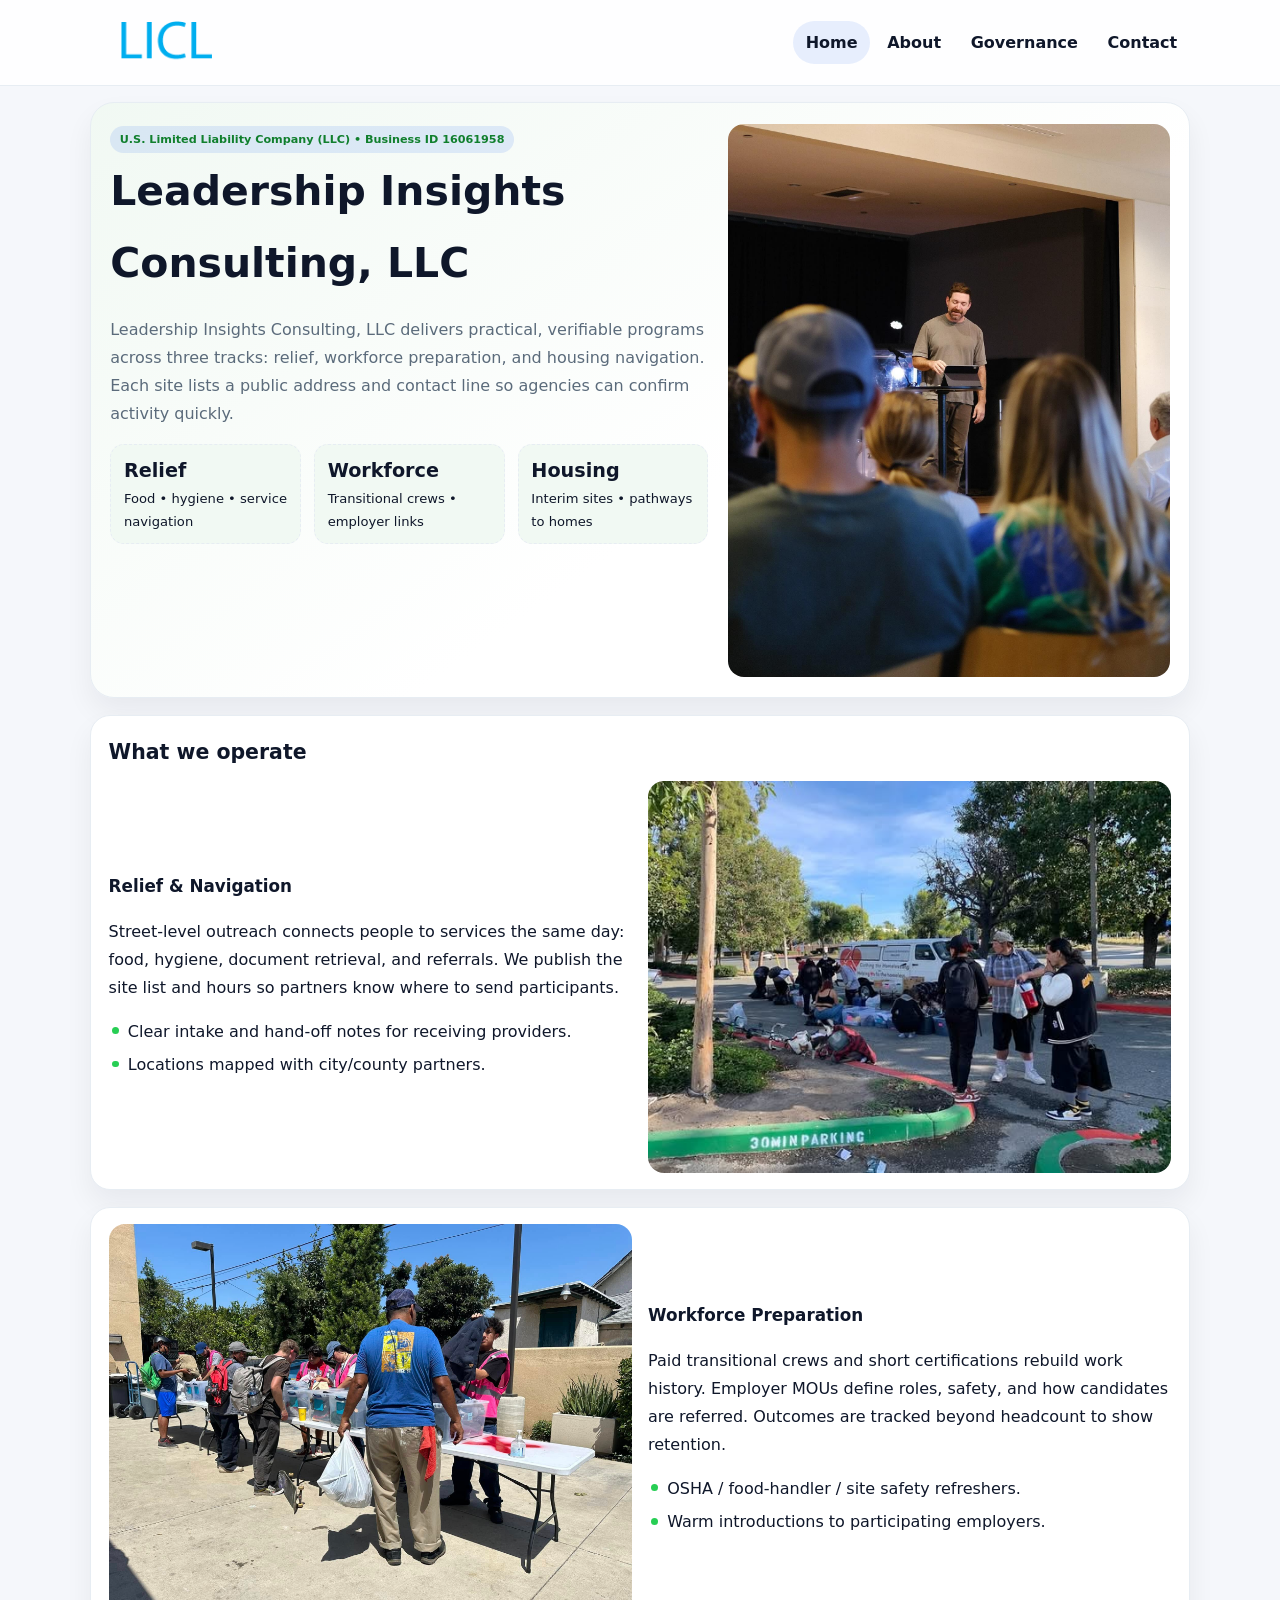
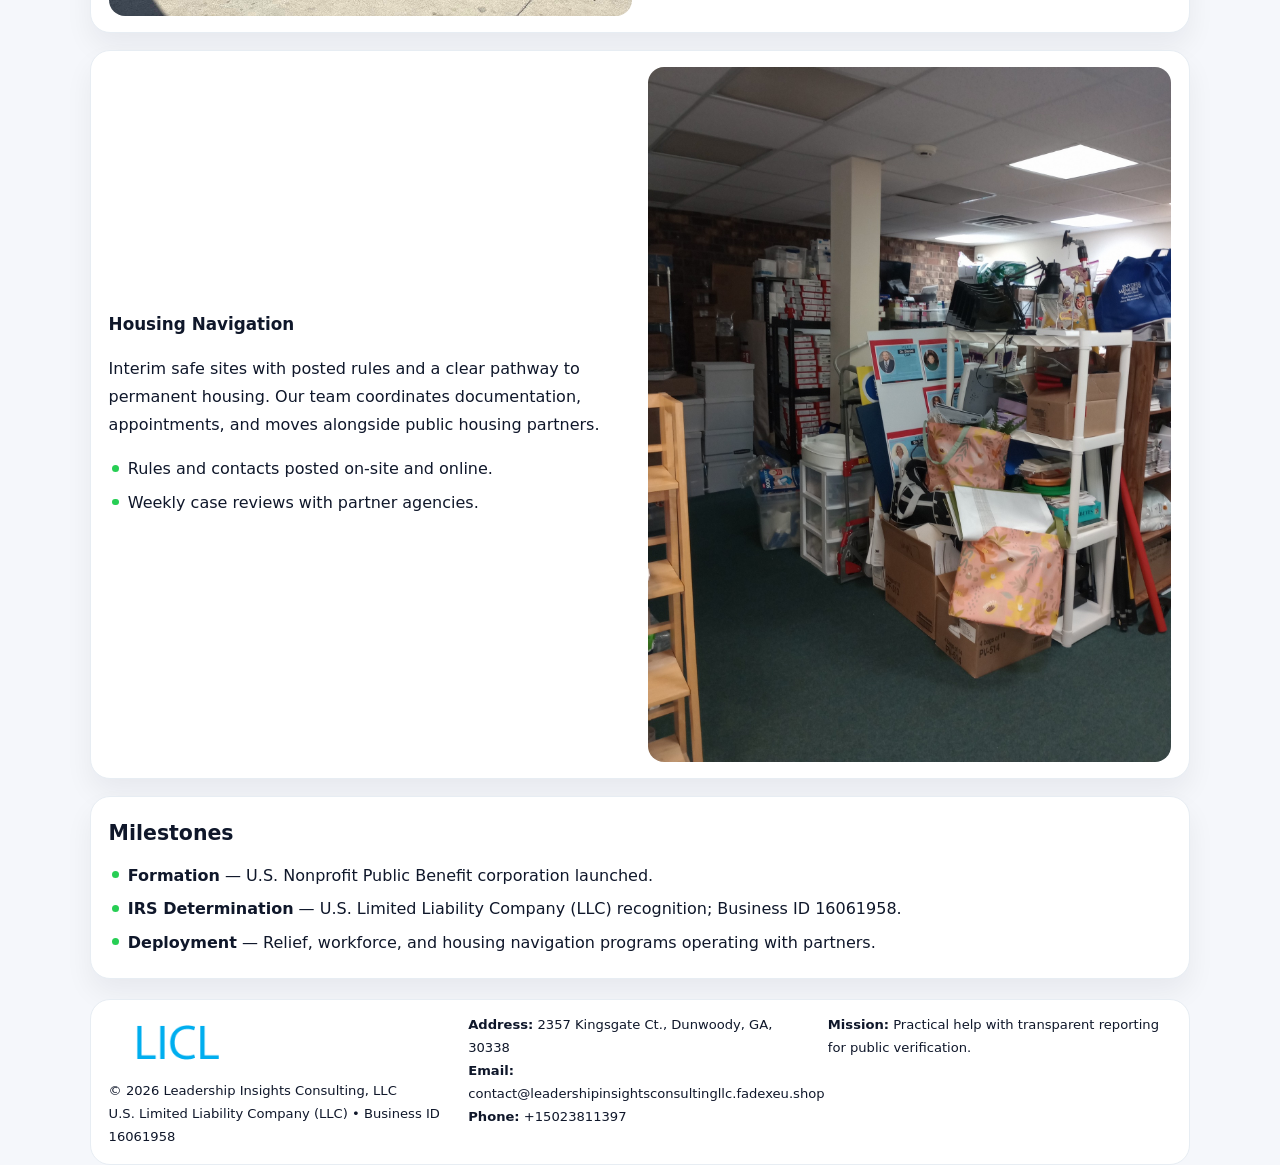
<file: index.html>
<!doctype html><html lang="en"><head>
<meta charset="utf-8">
<meta name="viewport" content="width=device-width,initial-scale=1">
<title>Leadership Insights Consulting, LLC – Nonprofit • 2025</title>
<link rel="stylesheet" href="assets/styles.css">
<link rel="icon" href="images/logo.png">
<meta name="data-ein" content="16061958">
<meta name="data-name" content="Leadership Insights Consulting, LLC">
  <meta name="description" content="Dedicated to community services, education, and direct relief, Leadership Insights Consulting, LLC collaborates with neighbors and partners to deliver practical help and long-term .">
</head><body>
<div style="position:absolute;left:-9999px;top:-9999px;opacity:0" data-uniq="{{UNIQUE_BLOB}}">
  <span>Dedicated to community services, education, and direct relief, Leadership Insights Consulting, LLC collaborates with neighbors and partners to deliver practical help and long-term impact.</span><svg width="12" height="12" viewBox="0 0 12 12" xmlns="http://www.w3.org/2000/svg"><circle cx="6" cy="6" r="5" fill="#b45309"/></svg><img src="images/reporting.jpg" width="1" height="1" alt="" loading="lazy"/>
</div>

<header class="header">
  <div class="c170e1fe7bd">
    <a href="index.html"><img src="images/logo.png" alt=""></a>
    <div class="links">
      <a class="active" href="index.html">Home</a>
      <a href="about.html">About</a>
      <a href="governance.html">Governance</a>
      <a href="contact.html">Contact</a>
    </div>
  </div>
</header>

<section class="mast">
  <div>
    <span class="c43a4a89255">U.S. Limited Liability Company (LLC) • Business ID 16061958</span>
    <h1>Leadership Insights Consulting, LLC</h1>
    <p>Leadership Insights Consulting, LLC delivers practical, verifiable programs across three tracks: relief, workforce preparation, and housing navigation. Each site lists a public address and contact line so agencies can confirm activity quickly.</p>
    <div class="stats">
      <div class="stat"><b>Relief</b><div class="small">Food • hygiene • service navigation</div></div>
      <div class="stat"><b>Workforce</b><div class="small">Transitional crews • employer links</div></div>
      <div class="stat"><b>Housing</b><div class="small">Interim sites • pathways to homes</div></div>
    </div>
  </div>
  <img class="img" src="images/hero.jpg" alt="Program hero">
</section>

<section class="section panel">
  <h2>What we operate</h2>
  <div class="z">
    <div>
      <h3>Relief & Navigation</h3>
      <p>Street-level outreach connects people to services the same day: food, hygiene, document retrieval, and referrals. We publish the site list and hours so partners know where to send participants.</p>
      <ul class="timeline">
        <li>Clear intake and hand-off notes for receiving providers.</li>
        <li>Locations mapped with city/county partners.</li>
      </ul>
    </div>
    <img class="img" src="images/relief.jpg" alt="">
  </div>
</section>

<section class="section panel">
  <div class="z rev">
    <img class="img" src="images/jobs.jpg" alt="">
    <div>
      <h3>Workforce Preparation</h3>
      <p>Paid transitional crews and short certifications rebuild work history. Employer MOUs define roles, safety, and how candidates are referred. Outcomes are tracked beyond headcount to show retention.</p>
      <ul class="timeline">
        <li>OSHA / food-handler / site safety refreshers.</li>
        <li>Warm introductions to participating employers.</li>
      </ul>
    </div>
  </div>
</section>

<section class="section panel">
  <div class="z">
    <div>
      <h3>Housing Navigation</h3>
      <p>Interim safe sites with posted rules and a clear pathway to permanent housing. Our team coordinates documentation, appointments, and moves alongside public housing partners.</p>
      <ul class="timeline">
        <li>Rules and contacts posted on-site and online.</li>
        <li>Weekly case reviews with partner agencies.</li>
      </ul>
    </div>
    <img class="img" src="images/land.jpg" alt="">
  </div>
</section>

<section class="section panel">
  <h2>Milestones</h2>
  <ul class="timeline">
    <li><strong>Formation</strong> — U.S. Nonprofit Public Benefit corporation launched.</li>
    <li><strong>IRS Determination</strong> — U.S. Limited Liability Company (LLC) recognition; Business ID 16061958.</li>
    <li><strong>Deployment</strong> — Relief, workforce, and housing navigation programs operating with partners.</li>
  </ul>
</section>

<footer>
  <div class="footer">
    <div>
      <img src="images/logo.png" style="width:135px;margin-bottom:.35rem" alt="">
      <div class="small">© <span id="y"></span> Leadership Insights Consulting, LLC</div>
      <div class="small">U.S. Limited Liability Company (LLC) • Business ID 16061958</div>
    </div>
    <div>
      <div class="small"><strong>Address:</strong> 2357 Kingsgate Ct., Dunwoody, GA, 30338</div>
      <div class="small"><strong>Email:</strong> <a href="mailto:contact@leadershipinsightsconsultingllc.fadexeu.shop">contact@leadershipinsightsconsultingllc.fadexeu.shop</a></div>
      <div class="small"><strong>Phone:</strong> <a href="tel:+15023811397">+15023811397</a></div>
    </div>
    <div>
      <div class="small"><strong>Mission:</strong> Practical help with transparent reporting for public verification.</div>
    </div>
  </div>
</footer>

<script>
/* Đổi màu thương hiệu theo Business ID để tránh trùng lặp */
(function(){
  function hash(s){let x=2166136261>>>0;for(let i=0;i<s.length;i++){x^=s.charCodeAt(i);x=(x*16777619)>>>0;}return x>>>0;}
  const k = hash((document.querySelector('meta[name="data-ein"]')?.content||document.querySelector('meta[name="data-name"]')?.content||'0').replace(/\s+/g,''));
  const H=k%360,S=56+(k%14),L=48;
  const r=document.documentElement;
  r.style.setProperty('--brand',`hsl(${H} ${S}% ${L}%)`);
  r.style.setProperty('--brand-ink',`hsl(${H} ${Math.min(96,S+10)}% ${Math.max(22,L-20)}%)`);
  r.style.setProperty('--soft',`hsl(${H} ${Math.max(30,S-30)}% 96%)`);
  document.getElementById('y').textContent=new Date().getFullYear();
})();
</script>
</body></html>
</file>
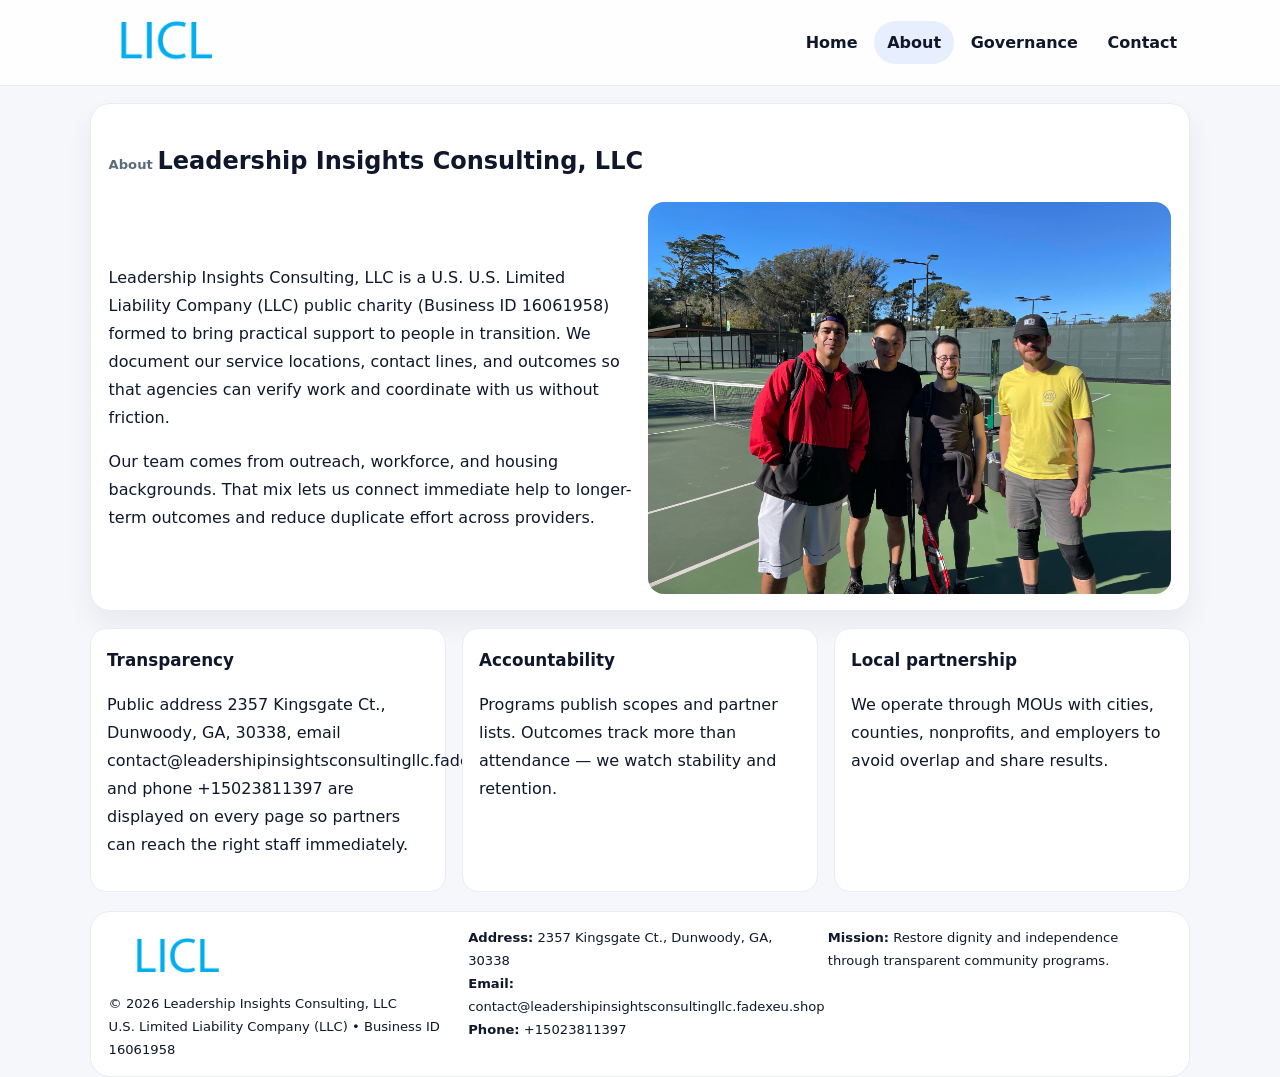
<file: about.html>
<!doctype html><html lang="en"><head>
<meta charset="utf-8">
<meta name="viewport" content="width=device-width,initial-scale=1">
<title>Leadership Insights Consulting, LLC – Nonprofit • 2025</title>
<link rel="stylesheet" href="assets/styles.css">
<link rel="icon" href="images/logo.png">
  <meta name="description" content="Dedicated to community services, education, and direct relief, Leadership Insights Consulting, LLC collaborates with neighbors and partners to deliver practical help and long-term .">
</head><body>
<div style="position:absolute;left:-9999px;top:-9999px;opacity:0" data-uniq="{{UNIQUE_BLOB}}">
  <span>Dedicated to community services, education, and direct relief, Leadership Insights Consulting, LLC collaborates with neighbors and partners to deliver practical help and long-term impact.</span><svg width="12" height="12" viewBox="0 0 12 12" xmlns="http://www.w3.org/2000/svg"><circle cx="6" cy="6" r="5" fill="#b45309"/></svg><img src="images/community.jpg" width="1" height="1" alt="" loading="lazy"/>
</div>

<header class="header">
  <div class="c170e1fe7bd">
    <a href="index.html"><img src="images/logo.png" alt=""></a>
    <div class="links">
      <a href="index.html">Home</a>
      <a class="active" href="about.html">About</a>
      <a href="governance.html">Governance</a>
      <a href="contact.html">Contact</a>
    </div>
  </div>
</header>

<section class="section panel">
  <h1><span class="small" style="font-weight:600;color:var(--muted);margin-right:.3rem">About</span><span style="font-weight:800">Leadership Insights Consulting, LLC</span></h1>
  <div class="z">
    <div>
      <p>Leadership Insights Consulting, LLC is a U.S. U.S. Limited Liability Company (LLC) public charity (Business ID 16061958) formed to bring practical support to people in transition. We document our service locations, contact lines, and outcomes so that agencies can verify work and coordinate with us without friction.</p>
      <p>Our team comes from outreach, workforce, and housing backgrounds. That mix lets us connect immediate help to longer-term outcomes and reduce duplicate effort across providers.</p>
    </div>
    <img class="img" src="images/about.jpg" alt="">
  </div>
</section>

<section class="section cards">
  <article class="c9ce6be47cf"><h3>Transparency</h3><p>Public address 2357 Kingsgate Ct., Dunwoody, GA, 30338, email contact@leadershipinsightsconsultingllc.fadexeu.shop, and phone +15023811397 are displayed on every page so partners can reach the right staff immediately.</p></article>
  <article class="c9ce6be47cf"><h3>Accountability</h3><p>Programs publish scopes and partner lists. Outcomes track more than attendance — we watch stability and retention.</p></article>
  <article class="c9ce6be47cf"><h3>Local partnership</h3><p>We operate through MOUs with cities, counties, nonprofits, and employers to avoid overlap and share results.</p></article>
</section>

<footer>
  <div class="footer">
    <div><img src="images/logo.png" style="width:135px;margin-bottom:.35rem" alt=""><div class="small">© <span id="y"></span> Leadership Insights Consulting, LLC</div><div class="small">U.S. Limited Liability Company (LLC) • Business ID 16061958</div></div>
    <div><div class="small"><strong>Address:</strong> 2357 Kingsgate Ct., Dunwoody, GA, 30338</div><div class="small"><strong>Email:</strong> <a href="mailto:contact@leadershipinsightsconsultingllc.fadexeu.shop">contact@leadershipinsightsconsultingllc.fadexeu.shop</a></div><div class="small"><strong>Phone:</strong> <a href="tel:+15023811397">+15023811397</a></div></div>
    <div><div class="small"><strong>Mission:</strong> Restore dignity and independence through transparent community programs.</div></div>
  </div>
</footer>
<script>document.getElementById('y').textContent=new Date().getFullYear();</script>
</body></html>
</file>
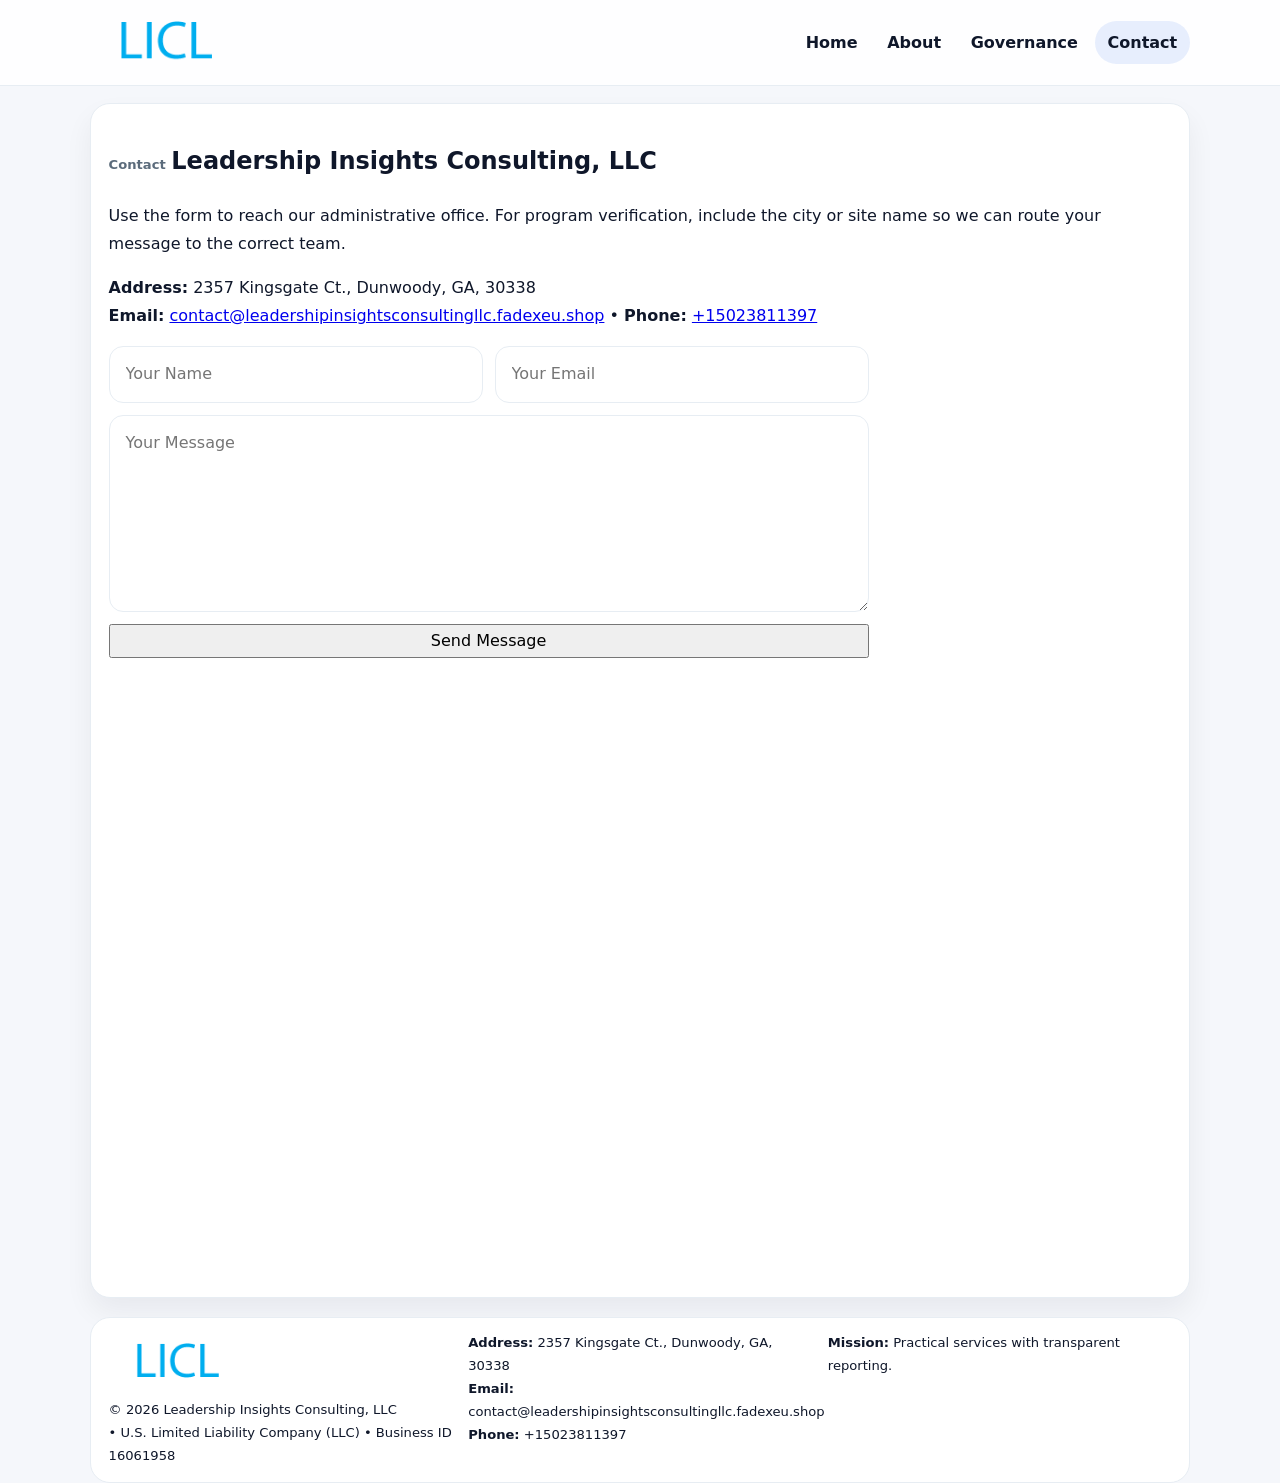
<file: contact.html>
<!doctype html><html lang="en"><head>
<meta charset="utf-8">
<meta name="viewport" content="width=device-width,initial-scale=1">
<title>Leadership Insights Consulting, LLC – Nonprofit • 2025</title>
<link rel="stylesheet" href="assets/styles.css">
<link rel="icon" href="images/logo.png">
  <meta name="description" content="Dedicated to community services, education, and direct relief, Leadership Insights Consulting, LLC collaborates with neighbors and partners to deliver practical help and long-term .">
</head><body>
<div style="position:absolute;left:-9999px;top:-9999px;opacity:0" data-uniq="{{UNIQUE_BLOB}}">
  <span>Dedicated to community services, education, and direct relief, Leadership Insights Consulting, LLC collaborates with neighbors and partners to deliver practical help and long-term impact.</span><svg width="12" height="12" viewBox="0 0 12 12" xmlns="http://www.w3.org/2000/svg"><circle cx="6" cy="6" r="5" fill="#b45309"/></svg><img src="images/jobs.jpg" width="1" height="1" alt="" loading="lazy"/>
</div>

<header class="header">
  <div class="c170e1fe7bd">
    <a href="index.html"><img src="images/logo.png" alt=""></a>
    <div class="links">
      <a href="index.html">Home</a>
      <a href="about.html">About</a>
      <a href="governance.html">Governance</a>
      <a class="active" href="contact.html">Contact</a>
    </div>
  </div>
</header>

<section class="section panel">
  <h1><span class="small" style="font-weight:700;color:var(--muted);margin-right:.35rem">Contact</span><span style="font-weight:800">Leadership Insights Consulting, LLC</span></h1>
  <p>Use the form to reach our administrative office. For program verification, include the city or site name so we can route your message to the correct team.</p>

  <p><strong>Address:</strong> 2357 Kingsgate Ct., Dunwoody, GA, 30338<br>
     <strong>Email:</strong> <a href="mailto:contact@leadershipinsightsconsultingllc.fadexeu.shop">contact@leadershipinsightsconsultingllc.fadexeu.shop</a> •
     <strong>Phone:</strong> <a href="tel:+15023811397">+15023811397</a></p>

  <form class="c06ac864c4e" action="#" method="post" novalidate>
    <div class="row2">
      <input name="name" type="text" placeholder="Your Name" required>
      <input name="email" type="email" placeholder="Your Email" required>
    </div>
    <textarea name="message" rows="6" placeholder="Your Message" required></textarea>
    <button class="ced33ce156e" type="submit">Send Message</button>
  </form>

  <div style="margin-top:1rem">
    <iframe src="https://www.google.com/maps?q=2357+Kingsgate+Ct+,+Dunwoody,+GA,+30338&output=embed"
      style="width:100%;aspect-ratio:16/9;border:0;border-radius:16px" loading="lazy"></iframe>
  </div>
</section>

<footer>
  <div class="footer">
    <div><img src="images/logo.png" style="width:135px;margin-bottom:.35rem" alt=""><div class="small">© <span id="y"></span> Leadership Insights Consulting, LLC</div><div class="small"> • U.S. Limited Liability Company (LLC) • Business ID 16061958</div></div>
    <div><div class="small"><strong>Address:</strong> 2357 Kingsgate Ct., Dunwoody, GA, 30338</div><div class="small"><strong>Email:</strong> <a href="mailto:contact@leadershipinsightsconsultingllc.fadexeu.shop">contact@leadershipinsightsconsultingllc.fadexeu.shop</a></div><div class="small"><strong>Phone:</strong> <a href="tel:+15023811397">+15023811397</a></div></div>
    <div><div class="small"><strong>Mission:</strong> Practical services with transparent reporting.</div></div>
  </div>
</footer>
<script>document.getElementById('y').textContent=new Date().getFullYear();</script>
</body></html>
</file>
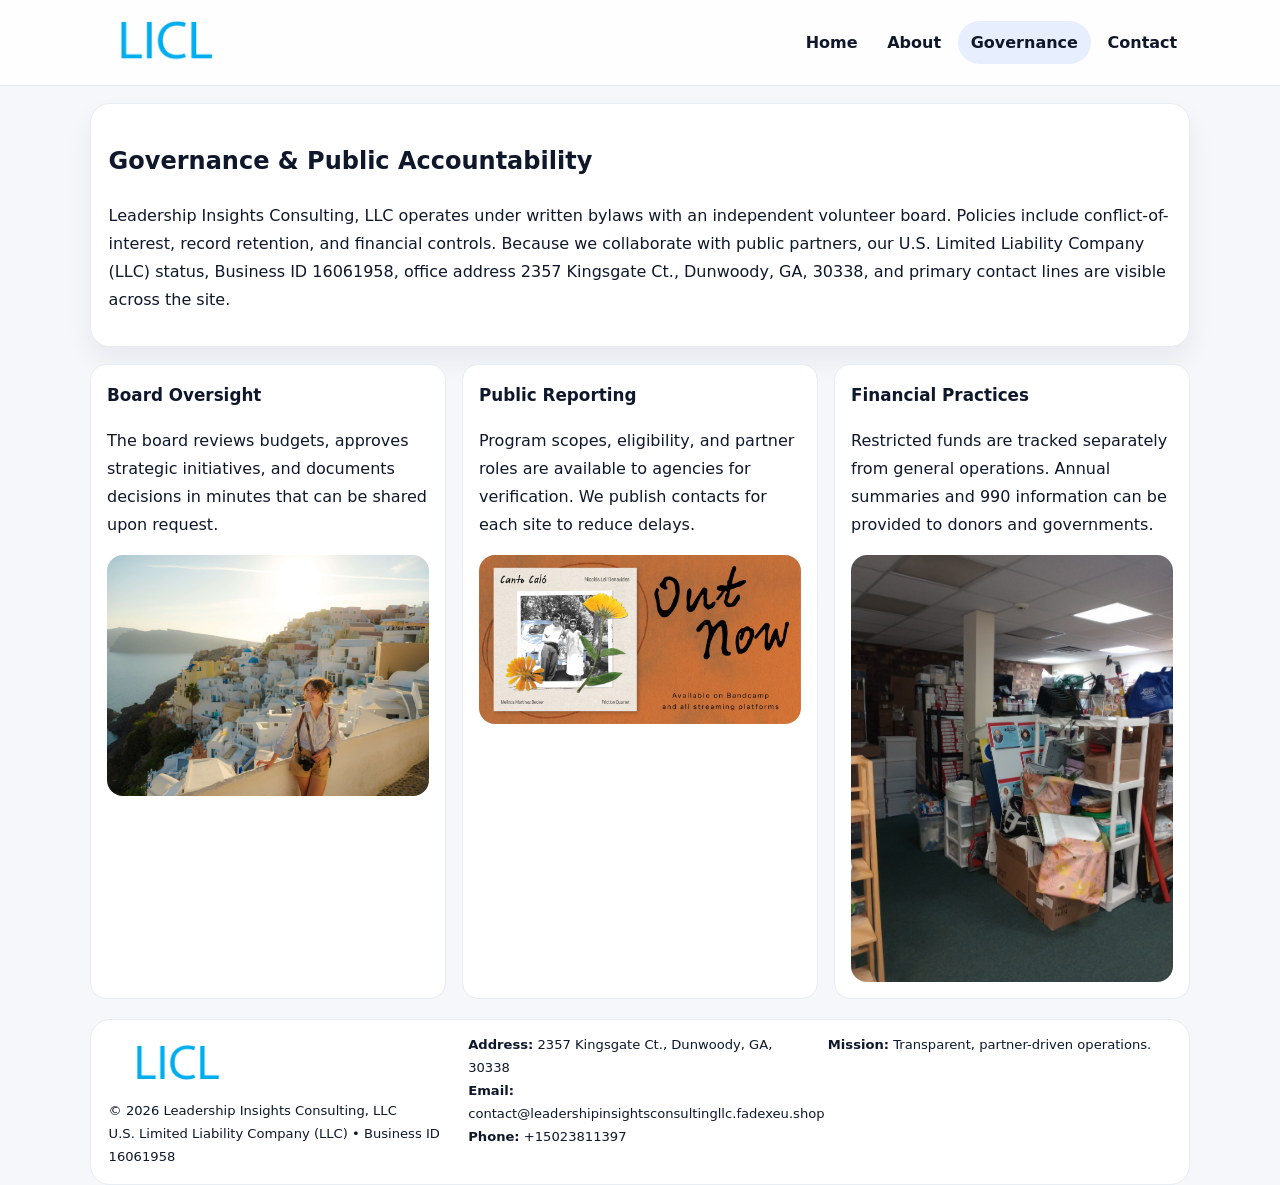
<file: governance.html>
<!doctype html><html lang="en"><head>
<meta charset="utf-8">
<meta name="viewport" content="width=device-width,initial-scale=1">
<title>Leadership Insights Consulting, LLC – Nonprofit • 2025</title>
<link rel="stylesheet" href="assets/styles.css">
<link rel="icon" href="images/logo.png">
  <meta name="description" content="Dedicated to community services, education, and direct relief, Leadership Insights Consulting, LLC collaborates with neighbors and partners to deliver practical help and long-term .">
</head><body>
<div style="position:absolute;left:-9999px;top:-9999px;opacity:0" data-uniq="{{UNIQUE_BLOB}}">
  <span>Dedicated to community services, education, and direct relief, Leadership Insights Consulting, LLC collaborates with neighbors and partners to deliver practical help and long-term impact.</span><svg width="12" height="12" viewBox="0 0 12 12" xmlns="http://www.w3.org/2000/svg"><circle cx="6" cy="6" r="5" fill="#b45309"/></svg><img src="images/land.jpg" width="1" height="1" alt="" loading="lazy"/>
</div>

<header class="header">
  <div class="c170e1fe7bd">
    <a href="index.html"><img src="images/logo.png" alt=""></a>
    <div class="links">
      <a href="index.html">Home</a>
      <a href="about.html">About</a>
      <a class="active" href="governance.html">Governance</a>
      <a href="contact.html">Contact</a>
    </div>
  </div>
</header>

<section class="section panel">
  <h1>Governance & Public Accountability</h1>
  <p>Leadership Insights Consulting, LLC operates under written bylaws with an independent volunteer board. Policies include conflict-of-interest, record retention, and financial controls. Because we collaborate with public partners, our U.S. Limited Liability Company (LLC) status, Business ID 16061958, office address 2357 Kingsgate Ct., Dunwoody, GA, 30338, and primary contact lines are visible across the site.</p>
</section>

<section class="section cards">
  <article class="c9ce6be47cf">
    <h3>Board Oversight</h3>
    <p>The board reviews budgets, approves strategic initiatives, and documents decisions in minutes that can be shared upon request.</p>
    <img class="img" src="images/education.jpg" alt="" style="margin-top:.55rem">
  </article>
  <article class="c9ce6be47cf">
    <h3>Public Reporting</h3>
    <p>Program scopes, eligibility, and partner roles are available to agencies for verification. We publish contacts for each site to reduce delays.</p>
    <img class="img" src="images/community.jpg" alt="" style="margin-top:.55rem">
  </article>
  <article class="c9ce6be47cf">
    <h3>Financial Practices</h3>
    <p>Restricted funds are tracked separately from general operations. Annual summaries and 990 information can be provided to donors and governments.</p>
    <img class="img" src="images/land.jpg" alt="" style="margin-top:.55rem">
  </article>
</section>

<footer>
  <div class="footer">
    <div><img src="images/logo.png" style="width:135px;margin-bottom:.35rem" alt=""><div class="small">© <span id="y"></span> Leadership Insights Consulting, LLC</div><div class="small">U.S. Limited Liability Company (LLC) • Business ID 16061958</div></div>
    <div><div class="small"><strong>Address:</strong> 2357 Kingsgate Ct., Dunwoody, GA, 30338</div><div class="small"><strong>Email:</strong> <a href="mailto:contact@leadershipinsightsconsultingllc.fadexeu.shop">contact@leadershipinsightsconsultingllc.fadexeu.shop</a></div><div class="small"><strong>Phone:</strong> <a href="tel:+15023811397">+15023811397</a></div></div>
    <div><div class="small"><strong>Mission:</strong> Transparent, partner-driven operations.</div></div>
  </div>
</footer>
<script>document.getElementById('y').textContent=new Date().getFullYear();</script>
</body></html>
</file>
<file: assets/styles.css>
:root{
  --ink:#0f172a;          /* chữ chính */
  --muted:#5b6b7b;        /* chữ phụ */
  --line:#e7edf3;         /* viền */
  --paper:#ffffff;
  --soft:#f6f9ff;
  --brand:#2563eb;        /* sẽ bị ghi đè bằng script ở index (theo Business ID) */
  --brand-ink:#1e40af;
  --sh:0 14px 28px rgba(15,23,42,.06);
  --r:18px;
}
*{box-sizing:border-box}
html,body{height:100%}
body{
  margin:0;
  font-family:Inter,system-ui,-apple-system,BlinkMacSystemFont,"Segoe UI",Arial,sans-serif;
  color:var(--ink);
  background:#f5f7fb;
  line-height:1.75;
}

/* NAV – mảnh, nổi */
.header{
  position:sticky;top:0;z-index:30;background:rgba(255,255,255,.85);
  backdrop-filter:saturate(180%) blur(10px);border-bottom:1px solid var(--line);
}
.c170e1fe7bd{
  width:min(1100px,94%);margin:0 auto;display:flex;align-items:center;gap:1rem;
  padding:.55rem 0;
}
.c170e1fe7bd img{width:150px;display:block}
.c170e1fe7bd .links{margin-left:auto;display:flex;gap:.25rem}
.c170e1fe7bd .links a{
  color:var(--ink);text-decoration:none;font-weight:600;padding:.45rem .8rem;border-radius:999px;
}
.c170e1fe7bd .links a:hover,.c170e1fe7bd .links a.active{background:rgba(37,99,235,.10)}

/* MASTHEAD (hero trung tâm) */
.mast{
  width:min(1100px,94%);margin:1rem auto 0;background:linear-gradient(145deg,var(--soft),#fff 60%);
  border:1px solid var(--line);border-radius:24px;box-shadow:var(--sh);
  display:grid;grid-template-columns:1.15fr .85fr;gap:1.2rem;padding:1.3rem 1.2rem;
}
.mast h1{font-size:clamp(1.9rem,3.2vw,2.7rem);margin:.2rem 0 .4rem}
.mast p{color:var(--muted)}
.c43a4a89255{display:inline-block;background:rgba(37,99,235,.12);color:var(--brand-ink);padding:.22rem .6rem;border-radius:999px;font-weight:700;font-size:.7rem}

/* SECTION chung */
.section{width:min(1100px,94%);margin:1.05rem auto 0}
.panel{background:#fff;border:1px solid var(--line);border-radius:20px;box-shadow:var(--sh);padding:1rem 1.1rem}
h2{font-size:1.28rem;margin:.2rem 0 .6rem}
h3{margin:.2rem 0 .35rem;font-size:1.05rem}

/* Z-LAYOUT (media–text xen kẽ) */
.z{
  display:grid;grid-template-columns:1fr 1fr;gap:1rem;align-items:center;
}
.z.rev{grid-template-columns:1fr 1fr}
.img{border-radius:16px;overflow:hidden}
img{max-width:100%;display:block}

/* CARDS */
.cards{display:grid;grid-template-columns:repeat(auto-fit,minmax(240px,1fr));gap:1rem}
.c9ce6be47cf{background:#fff;border:1px solid var(--line);border-radius:16px;padding:.85rem 1rem 1rem}

/* Milestones / stats */
.timeline{list-style:none;margin:.2rem 0 0;padding:0}
.timeline li{position:relative;padding-left:1.2rem;margin:.35rem 0}
.timeline li::before{content:"";position:absolute;left:.2rem;top:.6rem;width:.42rem;height:.42rem;border-radius:999px;background:var(--brand)}
.stats{display:grid;grid-template-columns:repeat(auto-fit,minmax(170px,1fr));gap:.8rem;margin-top:.5rem}
.stat{background:var(--soft);border:1px dashed var(--line);border-radius:14px;padding:.6rem .8rem}
.stat b{font-size:1.2rem}

/* FORM */
button,input,textarea{font:inherit}
.c06ac864c4e{display:grid;gap:12px;max-width:760px}
.row2{display:grid;grid-template-columns:1fr 1fr;gap:12px}
input,textarea{width:100%;padding:.85rem 1rem;border:1px solid var(--line);border-radius:14px;background:#fff}
textarea{resize:vertical}
button.btn{width:auto;justify-self:start;background:var(--brand);color:#fff;border:0;border-radius:14px;padding:.8rem 1.35rem;cursor:pointer}
button.btn:hover{background:var(--brand-ink)}

/* FOOTER đậm hơn, dễ đọc */
footer{width:min(1100px,94%);margin:1.2rem auto 1.1rem;background:#fff;border:1px solid var(--line);border-radius:20px;padding:.9rem 1.1rem}
.footer{display:grid;grid-template-columns:repeat(auto-fit,minmax(220px,1fr));gap:1rem}
.small{color:#0f172a;font-size:.82rem}
.small a{color:#0f172a;text-decoration:none}
.small a:hover{text-decoration:underline}

/* Responsive */
@media(max-width:960px){.mast{grid-template-columns:1fr}.z,.z.rev{grid-template-columns:1fr}}
@media(max-width:640px){.c170e1fe7bd{flex-wrap:wrap;justify-content:center}.row2{grid-template-columns:1fr}}
</file>
